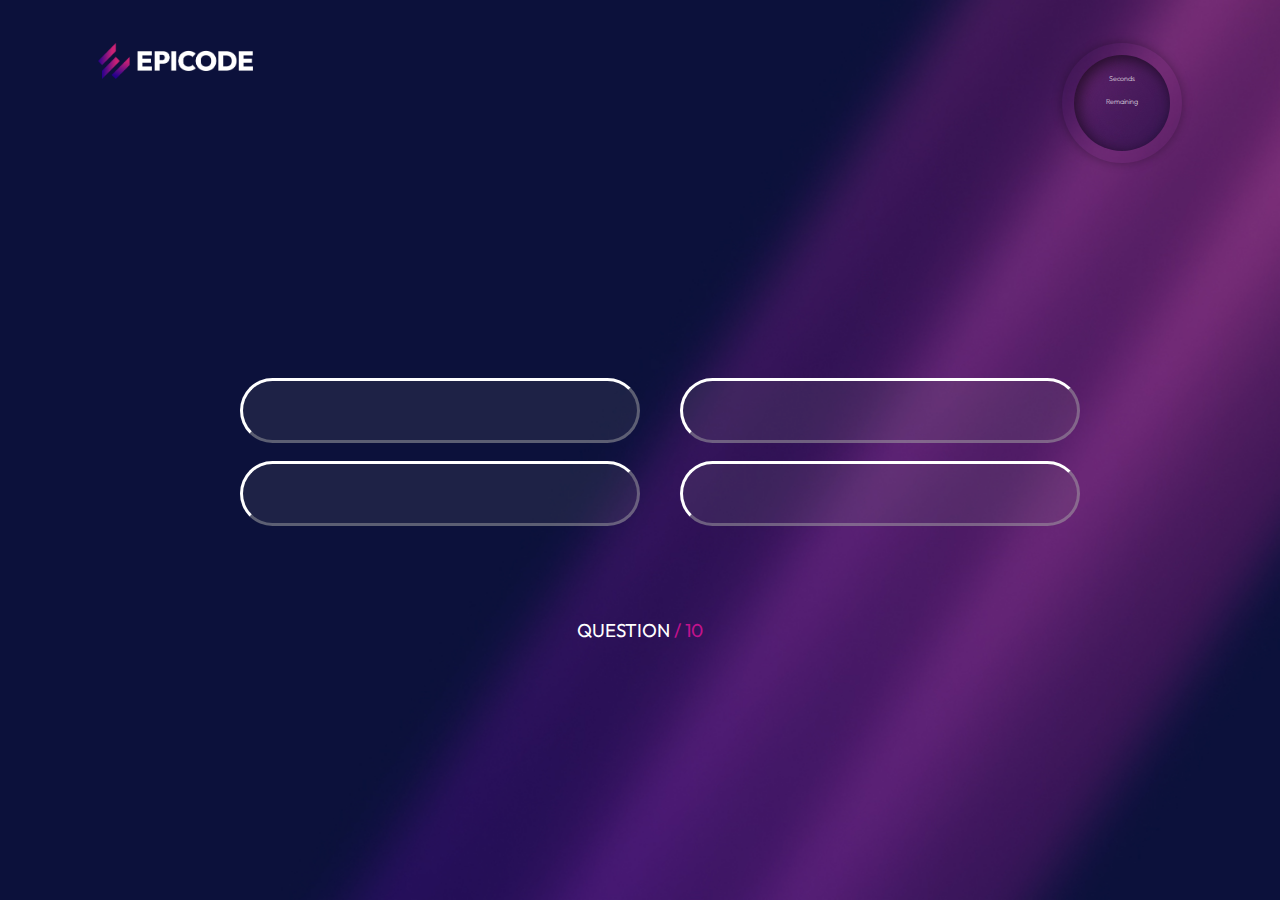
<file: benchmark.html>
<!DOCTYPE html>
<html lang="en">
  <head>
    <meta charset="UTF-8" />
    <meta name="viewport" content="width=device-width, initial-scale=1.0" />
    <link rel="stylesheet" href="css.css" />
    <title>Document</title>
  </head>
  <body>
    <header>
      <img src="./assets/epicode_logo.png" alt="logoEpicode" />
      <nav class="nav">
        <div class="containerTimer">
          <div class="inContainer">
            <p class="timerSeconds">Seconds</p>
            <p id="countdown"></p>
            <p class="timerRemains">Remaining</p>
          </div>
        </div>
      </nav>
    </header>
    <main>
      <h1 class="questionH1"></h1>
      <div class="questionButton">
        <div>
          <button id="primo" class="unselected"></button>
          <button id="secondo" class="unselected selected"></button>
        </div>
        <div>
          <button id="terzo" class="unselected"></button>
          <button id="quarto" class="unselected"></button>
        </div>
      </div>
    </main>
    <footer>
      <h3>
        QUESTION <span id="changingNumber"></span>
        <span class="pink"> / 10</span>
      </h3>
    </footer>
    <script src="benchmark.js"></script>
  </body>
</html>
</file>
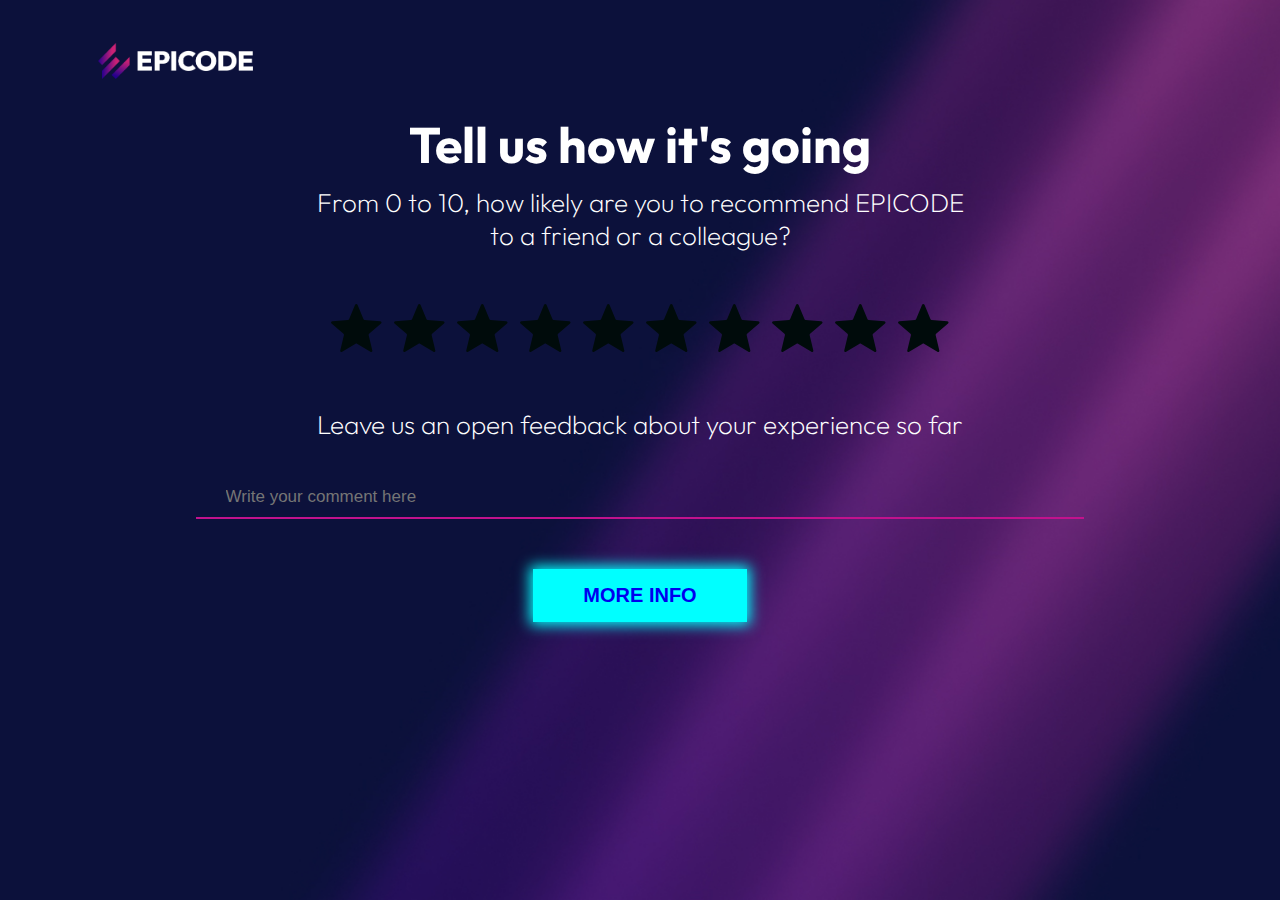
<file: feedbackPage.html>
<!DOCTYPE html>
<html lang="en">
  <head>
    <meta charset="UTF-8" />
    <meta name="viewport" content="width=device-width, initial-scale=1.0" />
    <title>Document</title>
    <link rel="stylesheet" href="./css.css" />
  </head>
  <body>
    <header>
      <img src="./assets/epicode_logo.png" alt="logoEpicode" />
    </header>
    <main>
      <p class="rating">Tell us how it's going</p>
      <p class="ratingP">
        From 0 to 10, how likely are you to recommend EPICODE <br />
        to a friend or a colleague?
      </p>
    </main>
    <aside>
      <div class="stars">
        <img src="assets/star.svg" class="fa-solid fa-stars star disabled" />
        <img src="assets/star.svg" class="fa-solid fa-stars star disabled" />
        <img src="assets/star.svg" class="fa-solid fa-stars star disabled" />
        <img src="assets/star.svg" class="fa-solid fa-stars star disabled" />
        <img src="assets/star.svg" class="fa-solid fa-stars star disabled" />
        <img src="assets/star.svg" class="fa-solid fa-stars star disabled" />
        <img src="assets/star.svg" class="fa-solid fa-stars star disabled" />
        <img src="assets/star.svg" class="fa-solid fa-stars star disabled" />
        <img src="assets/star.svg" class="fa-solid fa-stars star disabled" />
        <img src="assets/star.svg" class="fa-solid fa-stars star disabled" />
      </div>
    </aside>
    <form class="feedbackForm">
      <p class="feedbackP">
        Leave us an open feedback about your experience so far
      </p>
      <input
        type="text"
        placeholder="Write your comment here"
        class="feedbackInput"
      />
      <button class="feedbackButton">
        <a href="https://epicode.com/it/">MORE INFO</a>
      </button>
    </form>
    <script src="./feedbackPage.js"></script>
  </body>
</html>
</file>
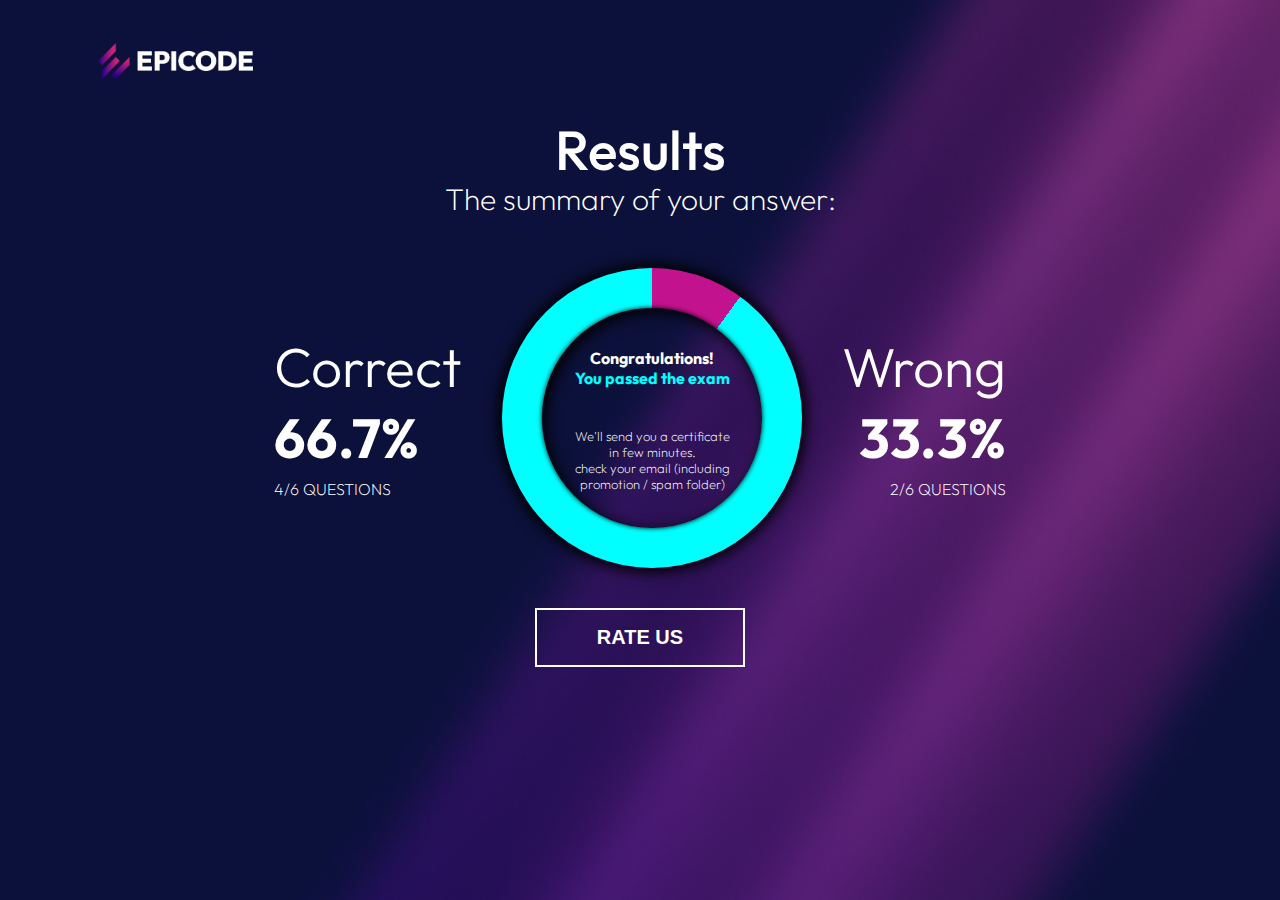
<file: resultPage.html>
<!DOCTYPE html>
<html lang="en">
  <head>
    <meta charset="UTF-8" />
    <meta name="viewport" content="width=device-width, initial-scale=1.0" />
    <title>Document</title>
    <link rel="stylesheet" href="./css.css" />
  </head>
  <body>
    <header>
      <img class="resultLogo" src="./assets/epicode_logo.png" alt="logo" />
      <h1 class="resultH1">Results</h1>
      <h2 class="resultH2">The summary of your answer:</h2>
    </header>
    <main>
      <div class="result">
        <div class="correct">
          <span class="grosso">Correct</span><br>
          <span class="medio">66.7%</span><br>
          <span class="piccolo">4/6 QUESTIONS</span>
        </div>
        <div
          class="punteggioGlobale"
          style="background-image: conic-gradient(from 0deg at 50% 50%, #c2128d 10%, #00ffff 10%)"
        >
          <div class="inPunteggio">
            <h4 class="punteggioH4">Congratulations! <span class="aqua">You passed the exam</span></h4>
            <p class="punteggioP">
              We'll send you a certificate <br />
              in few minutes. <br />
              check your email (including <br />
              promotion / spam folder)
            </p>
          </div>
        </div>
        <div class="wrong">
          <span class="grosso">Wrong</span><br>
          <span class="medio">33.3%</span><br>
          <span class="piccolo">2/6 QUESTIONS</span>
        </div>
      </div>
    </main>
    <footer class="resultFooter">
      <a href="feedbackPage.html"><button class="resultButton">RATE US</button></a>
    </footer>
  </body>
</html>
</file>
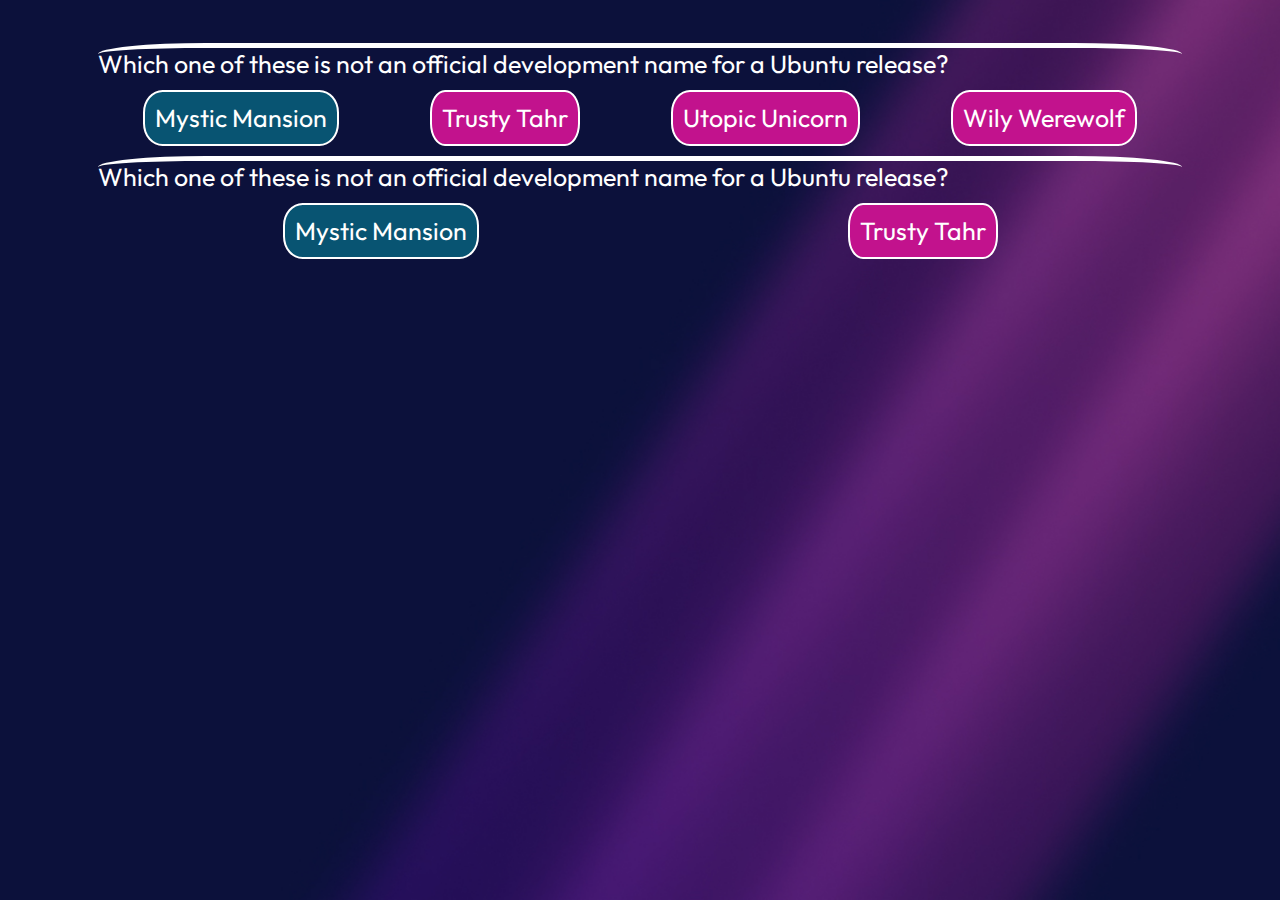
<file: risposte.html>
<!DOCTYPE html>
<html lang="en">
  <head>
    <meta charset="UTF-8" />
    <meta name="viewport" content="width=device-width, initial-scale=1.0" />
    <title>Document</title>
    <link rel="stylesheet" href="./css.css" />
  </head>
  <body>
    <aside>
      <div class="appendinoDomande">Which one of these is not an official development name for a Ubuntu release?</div>
      <div class="appendinoRisposte">
        <div class="appendiRisposta">Mystic Mansion</div>
        <div class="rispostaErrata">Trusty Tahr</div>
        <div class="rispostaErrata">Utopic Unicorn</div>
        <div class="rispostaErrata">Wily Werewolf</div>
      </div>
      <div class="appendinoDomande">Which one of these is not an official development name for a Ubuntu release?</div>
      <div class="appendinoRisposte">
        <div class="appendiRisposta">Mystic Mansion</div>
        <div class="rispostaErrata">Trusty Tahr</div>
      </div>
    </aside>
  </body>
</html>
</file>
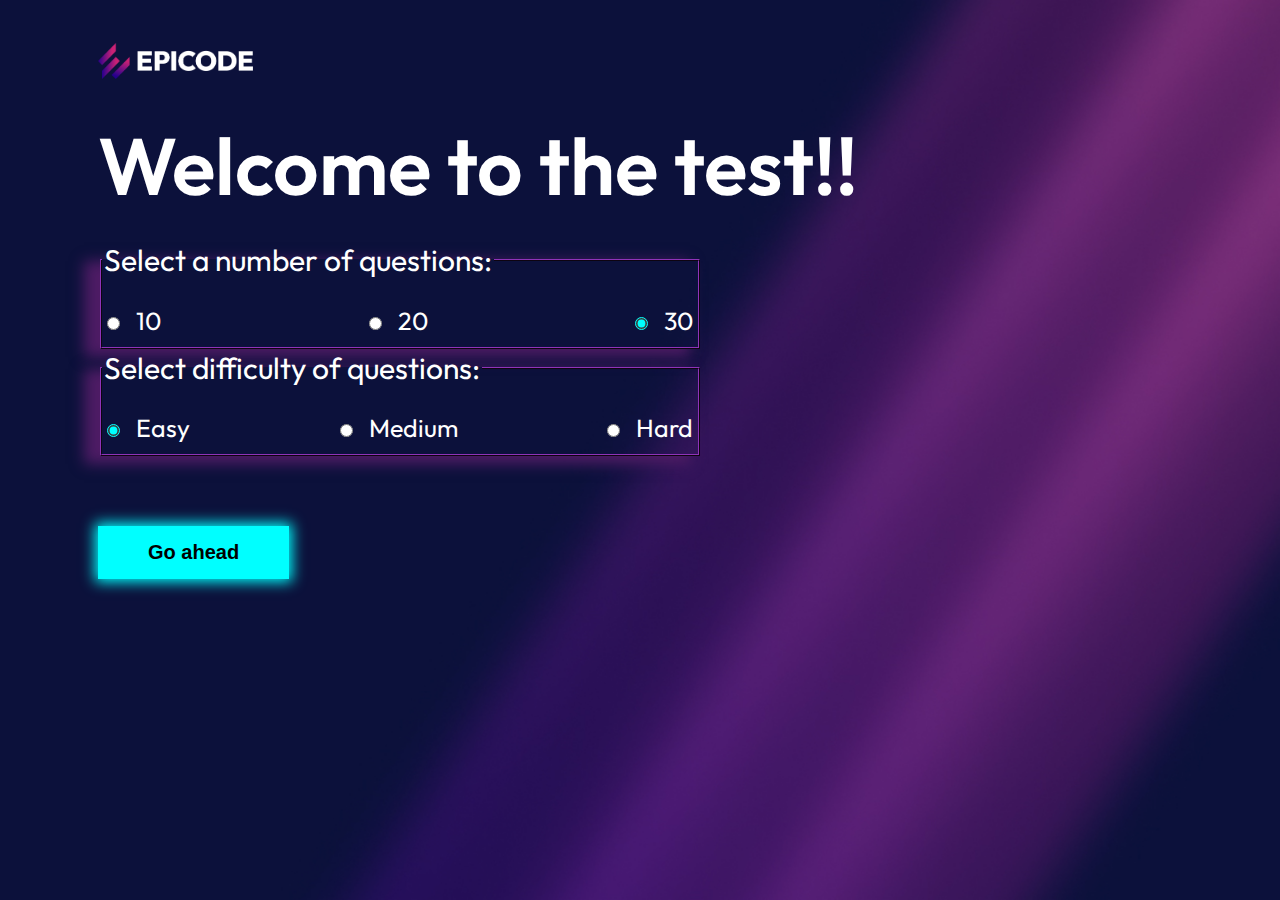
<file: selectDifficulty.html>
<!DOCTYPE html>
<html lang="en">
  <head>
    <meta charset="UTF-8" />
    <meta name="viewport" content="width=device-width, initial-scale=1.0" />
    <title>Document</title>
    <link rel="stylesheet" href="css.css" />
  </head>
  <body>
    <header>
      <img src="./assets/epicode_logo.png" alt="logo" />
      <h1 class="selectDiff">Welcome to the test!!</h1>
    </header>
    <main>
      <fieldset>
        <legend>Select a number of questions:</legend>

        <div class="n1">
          <input type="radio" id="questionNumber" name="number questions" value="10" />
          <label for="10">10</label>
        </div>

        <div class="n2">
          <input type="radio" id="questionNumber" name="number questions" value="20" />
          <label for="20">20</label>
        </div>

        <div class="n3">
          <input type="radio" id="questionNumber" name="number questions" value="30" checked />
          <label for="30">30</label>
        </div>
      </fieldset>
      <fieldset>
        <legend>Select difficulty of questions:</legend>

        <div class="n4">
          <input type="radio" id="difficulty" name="difficulty" value="easy" checked />
          <label for="easy">Easy</label>
        </div>

        <div class="n5">
          <input type="radio" id="difficulty" name="difficulty" value="medium" />
          <label for="medium">Medium</label>
        </div>

        <div class="n6">
          <input type="radio" id="difficulty" name="difficulty" value="hard" />
          <label for="hard">Hard</label>
        </div>
      </fieldset>
    </main>
    <footer>
      <button class="selectButton" onclick="partireConDomande()">Go ahead</button>
    </footer>
    <aside></aside>
    <script src="array.js"></script>
    <script src="benchmark.js"></script>
  </body>
</html>
</file>
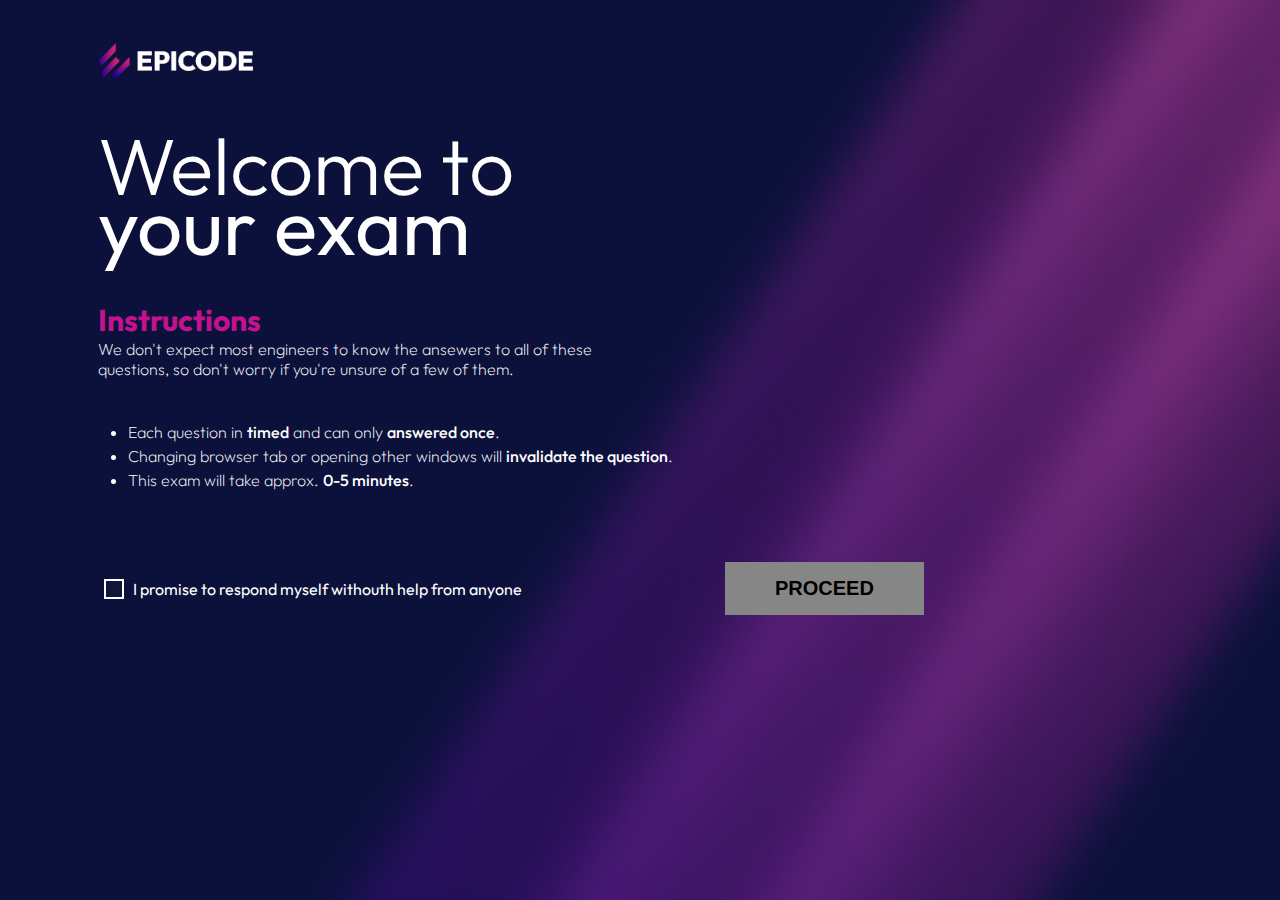
<file: welcomePage.html>
<!DOCTYPE html>
<html lang="en">
  <head>
    <meta charset="UTF-8" />
    <meta name="viewport" content="width=device-width, initial-scale=1.0" />
    <title>Document</title>
    <link rel="stylesheet" href="./css.css" />
  </head>
  <body>
    <header class="headerWelcome">
      <img src="./assets/epicode_logo.png" alt="logoEpicode" />
    </header>
    <main class="mainWelcome">
      <h1>Welcome to <br /><strong>your exam</strong></h1>
      <h2>Instructions</h2>
      <p>
        We don't expect most engineers to know the ansewers to all of these <br />
        questions, so don't worry if you're unsure of a few of them.
      </p>
      <ul>
        <li>Each question in <strong>timed</strong> and can only <strong>answered once</strong>.</li>
        <li>Changing browser tab or opening other windows will <strong>invalidate the question</strong>.</li>
        <li>This exam will take approx. <strong>0-5 minutes</strong>.</li>
      </ul>
    </main>
    <footer class="footerWelcome">
      <form>
        <input type="checkbox" class="check" value="0" /> I promise to respond myself withouth help from anyone
        <button onclick="noRefresh()" class="procedereAvanti" disabled><a href="">PROCEED</a></button>
      </form>
    </footer>
    <script src="welcomePage.js"></script>
  </body>
</html>
</file>
<file: css.css>
@import url("https://fonts.googleapis.com/css2?family=Outfit:wght@200;300;400;500;700;800;900&display=swap");
* {
  box-sizing: border-box;
}

body {
  background-image: url(./assets/bg.jpg);
  background-repeat: no-repeat;
  color: white;
  padding-inline: 90px;
  padding-block: 35px;
  font-family: "Outfit", sans-serif;
  background-size: cover;
}

.headerWelcome {
  max-width: 1200px;
  margin-inline: auto;
}
header img {
  width: 155px;
  display: inline-block;
}
.mainWelcome {
  max-width: 1200px;
  margin-inline: auto;
}

.footerWelcome {
  max-width: 1200px;
  margin-inline: auto;
}

footer form button {
  background-color: aqua;
  margin-left: 200px;
  font-weight: 750;
  font-size: 20px;
  border: none;
  padding-block: 15px;
  padding-inline: 50px;
  box-shadow: 0px 0px 13px 3px #00ffff;
}
footer form button:disabled {
  background-color: rgb(134, 134, 134);
  margin-left: 200px;
  font-weight: 750;
  font-size: 20px;
  border: none;
  padding-block: 15px;
  padding-inline: 50px;
  box-shadow: 0px 0px 13px 3px #00ffff00;
}

h1 {
  font-size: 80px;
  line-height: 60px;
  font-weight: 300;
  margin-bottom: 45px;
}

ul {
  padding-left: 30px;
}

li {
  line-height: 1.5;
  font-weight: 200;
}

li strong {
  font-weight: 500;
}

h2 {
  color: rgb(194, 18, 141);
  font-size: 30px;
  margin-top: 0px;
  margin-bottom: 0;
}

.pink {
  color: rgb(194, 18, 141);
}

p {
  margin-top: 0;
  padding-bottom: 25px;
  font-weight: 200;
}

footer {
  margin-top: 70px;
}

.check:not(.check:checked) {
  height: 20px;
  width: 20px;
  cursor: pointer;
  background: rgba(40, 40, 40, 0.2);
  border: solid 2px white;
  appearance: none;
  margin: 0px 6px;
  vertical-align: text-top;
}

.check:checked {
  accent-color: aqua;
  height: 20px;
  width: 20px;
  cursor: pointer;
  background: rgba(40, 40, 40, 0.2);
  accent-color: #00ffff;
  border: solid 2px white;
  accent-color: aqua;
  margin: 0px 6px;
  vertical-align: text-top;
}

.stars {
  display: flex;
  justify-content: center;
}

.star {
  height: 50px;
  background-size: cover;
  margin: 0px 6px;
}

.rating {
  text-align: center;
  font-size: 50px;
  font-weight: 700;
  margin-block: 30px 0;
  padding-bottom: 10px;
}

.ratingP {
  text-align: center;
  font-size: 26px;
}

.disabled {
  filter: invert(14%) sepia(32%) saturate(3193%) brightness(8%) contrast(109%);
}
.feedbackForm {
  text-align: center;
  font-size: 26px;
  padding-top: 55px;
}

.feedbackP {
  margin-bottom: 10px;
}

.feedbackInput {
  width: 82%;
  background-color: transparent;
  font-size: 17px;
  border-top: none;
  border-bottom: 2px solid rgb(194, 18, 141);
  border-inline: none;
  padding-bottom: 10px;
  padding-left: 30px;
  color: white;
}

.feedbackButton {
  background-color: aqua;
  font-weight: 750;
  font-size: 20px;
  border: none;
  padding-block: 15px;
  padding-inline: 50px;
  margin-top: 50px;
  box-shadow: 0px 0px 13px 3px #00ffff;
  color: black;
  font-weight: 800;
}

input:focus {
  padding-left: 6px;
  color: white;
  outline: none;
}

.ovale {
  width: 300px;
  height: 50px;
  background: red;
  display: inline-block;
  border-radius: 30px;
}
.questionH1 {
  font-weight: 500;
  text-align: center;
  font-size: 40px;
  line-height: 100%;
  margin-top: 120px;
  height: 80px;
}

.questionButton {
  display: flex;
  justify-content: center;
  margin-inline: 30%;
  height: 220px;
}

#primo,
#secondo,
#terzo,
#quarto {
  margin-left: 40px;
  border-radius: 60px;
  color: white;
  font-size: 20px;
  font-weight: 500;
  border-top: 3px outset white;
  border-bottom: 3px outset rgba(255, 255, 255, 0.445);
  border-left: 3px solid white;
  border-right: 3px outset rgba(255, 255, 255, 0.445);
  margin-top: 50px;
  width: 400px;
  height: 65px;
  background-color: rgba(128, 128, 128, 0.151);
  cursor: pointer;
}

#secondo,
#quarto {
  margin-top: 18px;
}

#primo:hover,
#secondo:hover,
#terzo:hover,
#quarto:hover {
  margin-left: 40px;
  border-radius: 60px;
  color: white;
  font-size: 20px;
  font-weight: 500;
  border-top: 3px solid white;
  border-left: 2px solid white;
  margin-top: 50px;
  background-color: rgb(194, 18, 141);
  cursor: pointer;
}

#secondo:hover,
#quarto:hover {
  margin-top: 18px;
}

h3 {
  text-align: center;
  font-weight: 400;
}

.nav {
  color: white;
  float: right;
}

.timerSeconds {
  margin-block: 0px;
  padding: 0;
  font-size: 7px;
  margin-top: 12px;
}

.unselected {
  background-color: rgb(41, 41, 84);
}

.timerRemains {
  font-size: 7px;
  padding-bottom: 0;
  margin-bottom: 12px;
}

#countdown {
  font-size: 35px;
  padding: 0;
  margin-block: 0;
  font-weight: 300;
}

#primo:disabled,
#terzo:disabled {
  display: none;
}

.resultLogo {
  padding-bottom: 0;
}

.resultH1,
.resultH2 {
  text-align: center;
}

.resultH1 {
  margin-bottom: 0;
  font-size: 55px;
  font-weight: 500;
  margin-bottom: 0;
  padding-bottom: 0px;
}

.resultH2 {
  color: white;
  font-weight: 200;
  font-size: 30px;
  margin-top: 0px;
  margin-bottom: 0;
  padding-bottom: 50px;
}

.punteggioGlobale {
  display: flex;
  justify-content: center;
  padding: 40px;
  width: 300px;
  height: 300px;
  border-radius: 50%;
  margin-inline: 40px;
  box-shadow: 0px 0px 14px 4px #000000;
}

.inPunteggio {
  display: flex;
  flex-direction: column;
  width: 100%;
  height: 100%;
  background-image: url(assets/bg.jpg);
  background-position: center;
  border-radius: 50%;
  text-align: center;
  box-shadow: 0px 0px 5px 0px #000000, inset 4px 4px 15px 0px #000000, -50px -50px 0px -30px rgba(0, 0, 0, 0);
}

.punteggioP {
  display: flex;
  justify-content: center;

  font-size: 13px;
}
.punteggioH4 {
  display: flex;
  flex-direction: column;
  text-align: center;
  margin-block: 40px;
}

.result {
  display: flex;
  justify-content: center;
}

.resultFooter {
  display: flex;
  justify-content: center;
  margin-inline: auto;
  margin-block: 40px;
}
.resultButton {
  padding-block: 16px;
  padding-inline: 60px;
  background-color: transparent;
  border: 2px solid white;
  color: white;
  font-size: 20px;
  font-weight: 700;
}

.correct {
  display: flex;
  flex-direction: column;
  flex-wrap: wrap;
  justify-content: center;
  line-height: 1;
}
.wrong {
  display: flex;
  flex-direction: column;
  flex-wrap: wrap;
  justify-content: center;
  text-align: right;
  line-height: 1;
}

.grosso {
  margin-bottom: 0;
  font-size: 55px;
  font-weight: 300;
}
.medio {
  margin-block: 0;
  font-size: 55px;
  font-weight: 700;
}
.piccolo {
  margin-top: 0;
  font-weight: 200;
}

.aqua {
  color: #00ffff;
}

.red {
  color: orange;
}

a {
  text-decoration: none;
}

a:visited {
  color: #000000;
}

.containerTimer {
  display: flex;
  justify-content: center;
  padding: 3%;
  width: 120px;
  height: 120px;
  border-radius: 50%;
  margin-left: 120px;
  box-shadow: 0px 0px 10px 1px #00000044;
  padding-block: 12px;
  padding-inline: 12px;
  line-height: 23px;
}

.inContainer {
  display: flex;
  flex-direction: column;
  width: 100%;
  height: 100%;
  background-image: url(assets/bg.jpg);
  background-position: right;
  border-radius: 50%;
  text-align: center;
  box-shadow: 0px 0px 0px 0px #0000001e, inset 4px 4px 15px 0px #0000009f;
}

fieldset {
  border: none;
  padding-inline: 0;
  display: flex;
  justify-content: space-between;
  width: 600px;
  border: 2px ridge #4e1c65;
  box-shadow: -13px 5px 13px 3px #4e1c65;
}

fieldset legend {
  font-size: 30px;
  margin-bottom: 20px;
}

.selectDiff {
  font-weight: 600;
}

#questionNumber {
  background-color: transparent;
  accent-color: aqua;
}

#difficulty {
  background-color: transparent;
  accent-color: aqua;
}

label {
  font-size: 25px;
  padding-left: 10px;
  padding-right: 5px;
}

.selectButton {
  background-color: aqua;
  font-weight: 750;
  font-size: 20px;
  border: none;
  padding-block: 15px;
  padding-inline: 50px;
  box-shadow: 0px 0px 13px 3px #00ffff;
  cursor: pointer;
}

aside {
  font-size: 25px;
}
.appendinoDomande {
  border-top: 5px solid white;
  border-radius: 10% 10% 10% 10% / 30% 30% 30% 30%;
}
.appendinoRisposte {
  margin-block: 10px;
  display: flex;
  justify-content: space-around;
}
.appendiRisposta {
  padding: 10px;
  background-color: rgba(0, 255, 255, 0.283);
  display: inline-block;
  border: solid 2px white;
  border-radius: 10% 10% 10% 10% / 40% 40% 40% 40%;
}

.rispostaErrata {
  padding: 10px;
  background-color: rgb(194, 18, 141);
  display: inline-block;
  border: solid 2px white;
  border-radius: 10% 10% 10% 10% / 40% 40% 40% 40%;
}
</file>
